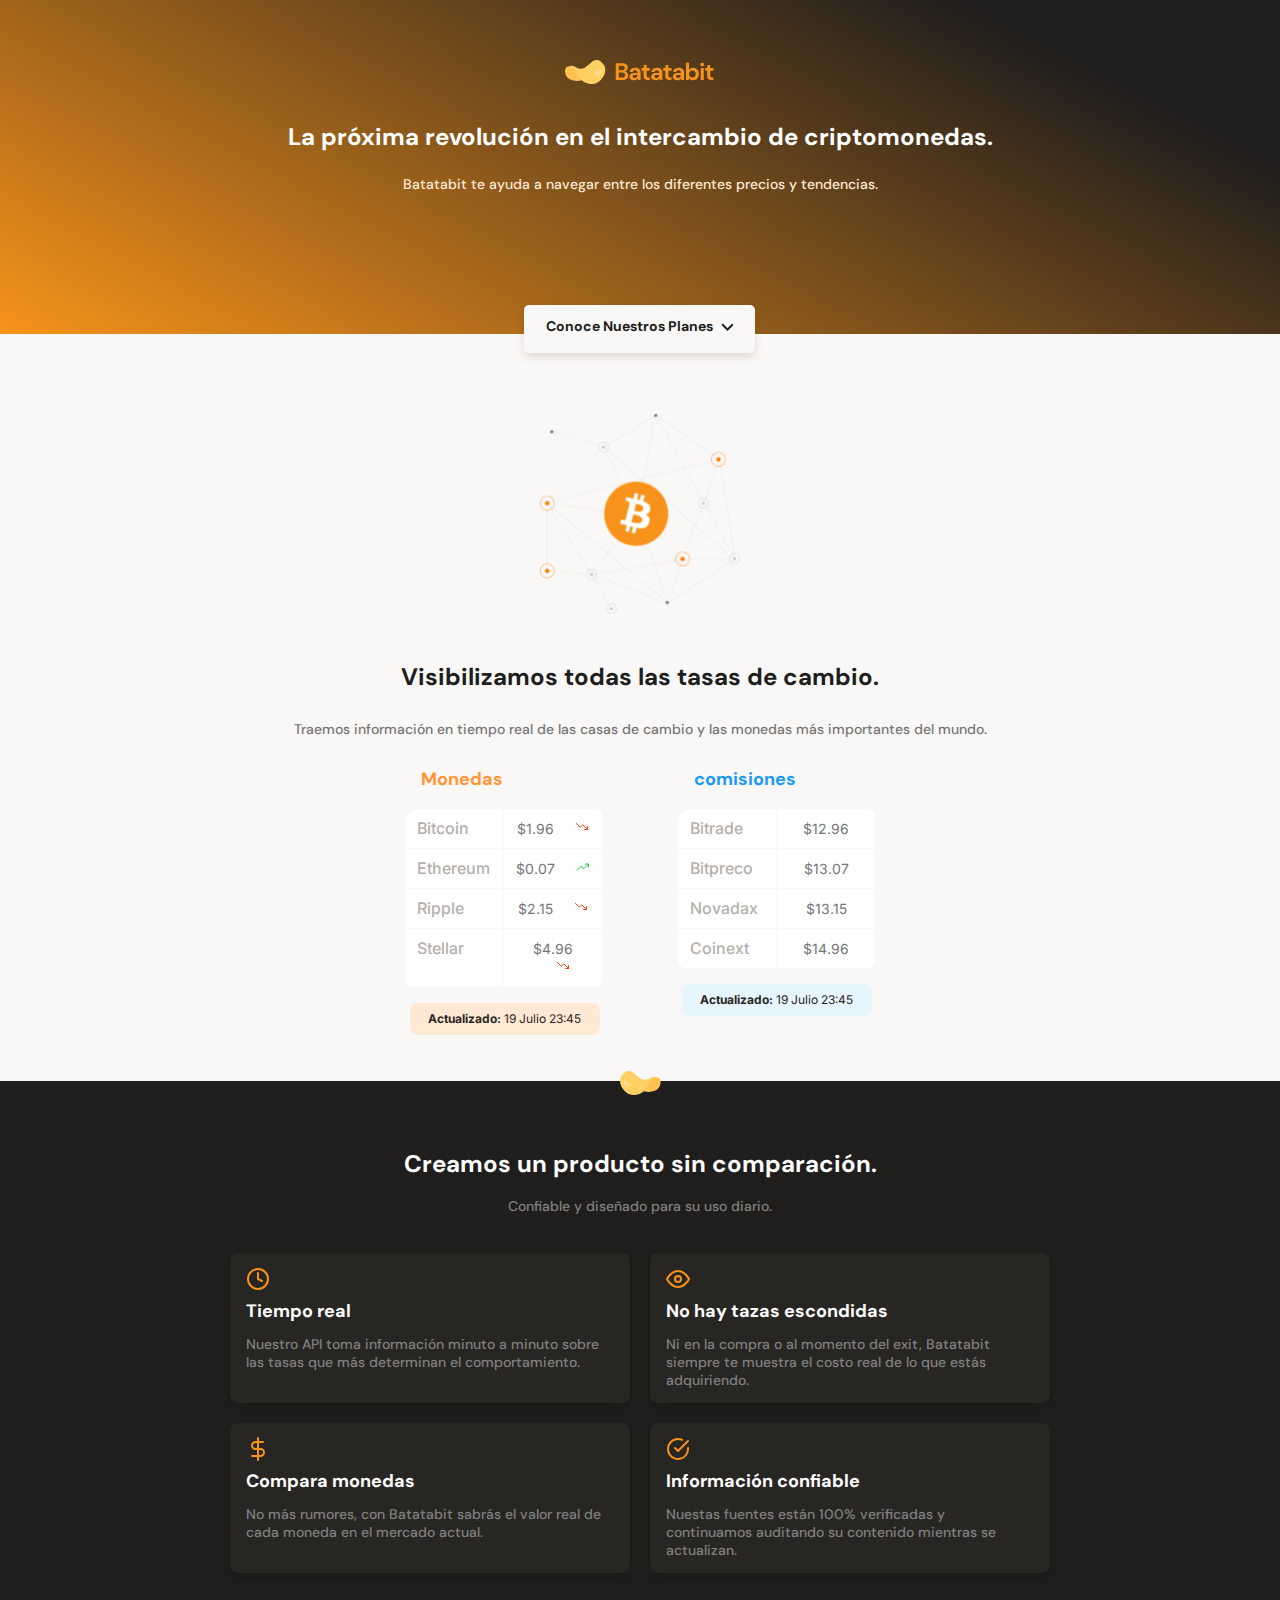
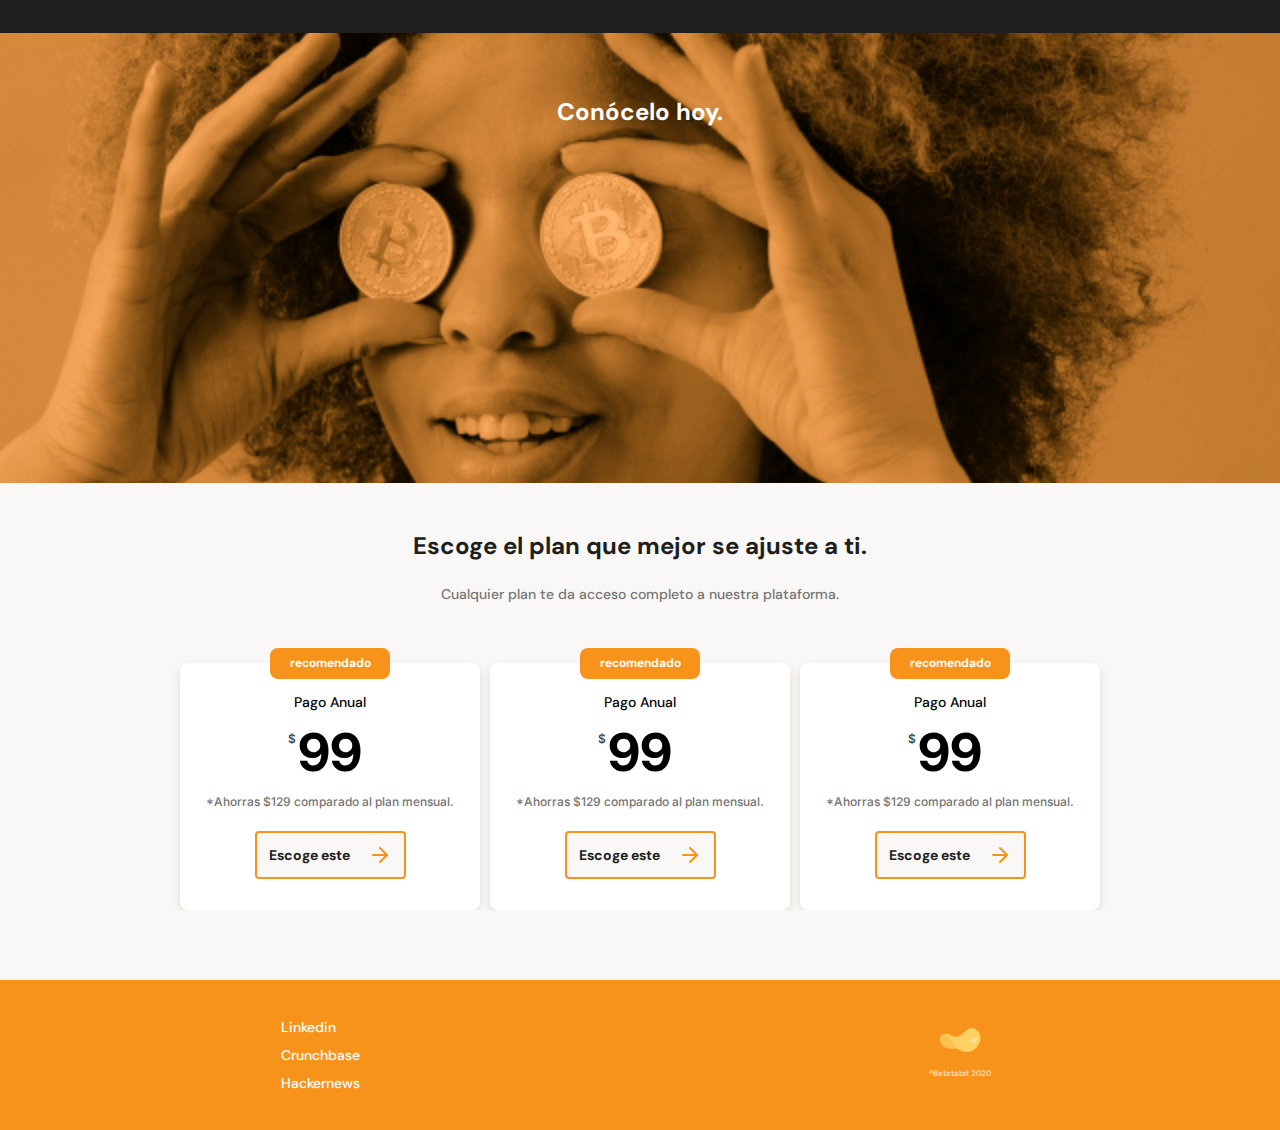
<file: index.html>
<!DOCTYPE html>
<html lang="en">

<head>
    <meta charset="UTF-8">
    <meta name="viewport" content="width=device-width, initial-scale=1.0">
    <link rel="preconnect" href="https://fonts.googleapis.com">
    <link rel="preconnect" href="https://fonts.gstatic.com" crossorigin>
    <link
        href="https://fonts.googleapis.com/css2?family=DM+Sans:ital,opsz,wght@0,9..40,100..1000;1,9..40,100..1000&family=Inter:ital,opsz,wght@0,14..32,100..900;1,14..32,100..900&display=swap"
        rel="stylesheet">
    <link rel="stylesheet" href="./style.css">
    <link rel="stylesheet" href="/css/tablet.css" media="(min-width: 920px)">
    <title>Document</title>
</head>

<body>
    <header>
        <img src="./asets/imgs/logo.svg" alt="logo">
        <div class="header--title-container">
            <h1>La próxima revolución en el intercambio de criptomonedas.</h1>
            <p>Batatabit te ayuda a navegar entre los diferentes precios y tendencias.</p>
            <a href="#plans" class="header--button">Conoce Nuestros Planes <span></span></a>
        </div>
    </header>
    <main>
        <section class="main-exchange-container">
            <div class="backgroundImg"></div>
            <div class="main-exchange-container--title">
                <h2>Visibilizamos todas las tasas de cambio.</h2>
                <p>Traemos información en tiempo real de las casas de cambio y las monedas más importantes del mundo.
                </p>
            </div>
            <section class="main-tables-container">
                <div>
                    <h3 class="currency-table--title">Monedas</h3>
                    <div class="table--container">
                        <p class="table--value top-left">Bitcoin</p>
                        <p class="table--price top-rigth">$1.96<span class="trending-down"></span></p>
                        <p class="table--value">Ethereum</p>
                        <p class="table--price">$0.07<span class="trending-up"></span></p>
                        <p class="table--value">Ripple</p>
                        <p class="table--price">$2.15<span class="trending-down"></span></p>
                        <p class="table--value bottom-left">Stellar</p>
                        <p class="table--price bottom-rigth">$4.96<span class="trending-down"></span></p>
                    </div>
                    <div class="table--date currency--date">
                        <p><b>Actualizado:</b> 19 Julio 23:45</p>
                    </div>
                </div>

                <div>
                    <h3 class="table--title">comisiones</h3>
                    <div class="table--container">
                        <p class="table--value top-left">Bitrade</p>
                        <p class="table--price top-rigth">$12.96</p>
                        <p class="table--value">Bitpreco</p>
                        <p class="table--price">$13.07</p>
                        <p class="table--value">Novadax</p>
                        <p class="table--price">$13.15</p>
                        <p class="table--value bottom-left">Coinext</p>
                        <p class="table--price bottom-rigth">$14.96</p>
                    </div>
                    <div class="table--date exchange--date">
                        <p><b>Actualizado:</b> 19 Julio 23:45</p>
                    </div>
                </div>
            </section>
        </section>
        <section class="main-product-detail">
            <img src="./asets/imgs/batata2.svg" alt="">
            <div class="product-detail--title">
                <h1>Creamos un producto sin comparación.</h1>
                <p>Confiable y diseñado para su uso diario.</p>
            </div>
            <section class="product-cards--container">
                <article class="product-detail--card">
                    <span class="product-cards--clock"></span>
                    <h2 class="product--card-title">Tiempo real</h2>
                    <p class="product--card-body">Nuestro API toma información minuto a minuto sobre las tasas que más
                        determinan el
                        comportamiento.</p>
                </article>
                <article class="product-detail--card">
                    <span class="product-cards--eye"></span>
                    <h2 class="product--card-title">No hay tazas escondidas</h2>
                    <p class="product--card-body">Ni en la compra o al momento del exit, Batatabit siempre te muestra el
                        costo real de lo que
                        estás
                        adquiriendo.</p>
                </article>
                <article class="product-detail--card">
                    <span class="product-cards--dollar"></span>
                    <h2 class="product--card-title">Compara monedas</h2>
                    <p class="product--card-body">No más rumores, con Batatabit sabrás el valor real de cada moneda en
                        el mercado actual.</p>
                </article>
                <article class="product-detail--card">
                    <span class="product-cards--check"></span>
                    <h2 class="product--card-title">Información confiable</h2>
                    <p class="product--card-body">Nuestas fuentes están 100% verificadas y continuamos auditando su
                        contenido mientras se
                        actualizan.</p>
                </article>
            </section>
        </section>
        <section class="bitcoin-img-container">
            <h2>Conócelo hoy.</h2>
        </section>
        <section id="plans" class="main-plans-container">

            <div class="plans--title">
                <h2>Escoge el plan que mejor se ajuste a ti.</h2>
                <p>Cualquier plan te da acceso completo a nuestra plataforma.</p>
            </div>
            <section class="plans-container--slider">

                <article class="plans-container--card">
                    <p class="recomended">recomendado</p>
                    <div class="plan-info-container">
                        <h3 class="plan-card--title">Pago Anual</h3>
                        <p class="plan-card--price"><span>$</span>99</p>
                        <p class="plan-card--saving">*Ahorras $129 comparado al plan mensual.</p>
                    </div>
                    <button class="plan-card--ca">Escoge este<span></span></button>
                </article>
                <article class="plans-container--card">
                    <p class="recomended">recomendado</p>
                    <div class="plan-info-container">
                        <h3 class="plan-card--title">Pago Anual</h3>
                        <p class="plan-card--price"><span>$</span>99</p>
                        <p class="plan-card--saving">*Ahorras $129 comparado al plan mensual.</p>
                    </div>
                    <button class="plan-card--ca">Escoge este<span></span></button>
                </article>
                <article class="plans-container--card">
                    <p class="recomended">recomendado</p>
                    <div class="plan-info-container">
                        <h3 class="plan-card--title">Pago Anual</h3>
                        <p class="plan-card--price"><span>$</span>99</p>
                        <p class="plan-card--saving">*Ahorras $129 comparado al plan mensual.</p>
                    </div>
                    <button class="plan-card--ca">Escoge este<span></span></button>
                </article>

            </section>
        </section>
    </main>
    <footer>
        <section class="left">
            <ul>
                <li><a href="#">Linkedin</a></li>
                <li><a href="#">Crunchbase</a></li>
                <li><a href="#">Hackernews</a></li>
            </ul>
        </section>
        <section class="rigth">
            <img src="/asets/imgs/batata.svg" alt="Logo de Batatabit 2020">
            <p>®Batatabit 2020</p>
        </section>
    </footer>
</body>

</html>
</file>
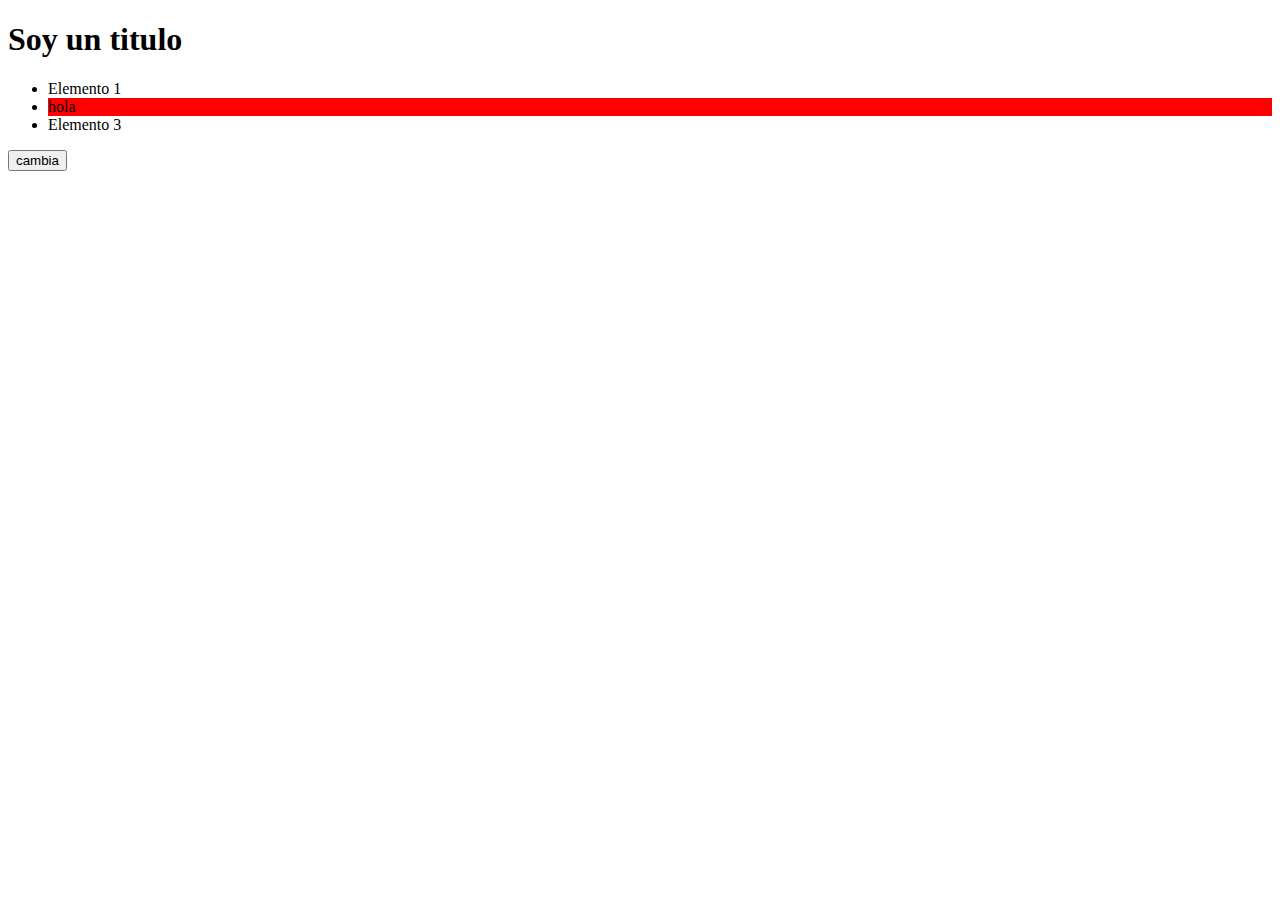
<file: practica.html>
<!DOCTYPE html>
<html lang="en">

<head>
    <meta charset="UTF-8">
    <meta name="viewport" content="width=device-width, initial-scale=1.0">
    <title>Document</title>

</head>

<body>
    <h1 id="titulo">Soy un titulo</h1>
    <ul>
        <li class="item">Elemento 1</li>
        <li class="item">Elemento 2</li>
        <li class="item">Elemento 3</li>
    </ul>
    <button id="modoOscuro" onclick="modoVerde()">cambia</button>
</body>

<script src="script.js"></script>
<style>
    .verde {
        background-color: green;
    }
</style>

</html>
</file>
<file: style.css>
:root {
    --color-background: #faf8f7;
    --color-dark-warm: #201e1c;
    --color-dark: #282623;
    --color-light: #fff;
    --color-ligt-darker: #bababa;
    --color-primary-soft: #ffe9d4;
    --color-primary: #f7931a;
    --color-secondary-soft: #e7f5ff;
    --color-secondary: #1a9af7;
}



* {
    box-sizing: border-box;
    margin: 0;
    padding: 0;
}

html {
    font-size: 62.5%;
    font-family: "DM Sans", sans-serif;
    scroll-behavior: smooth;
}

header {
    background: linear-gradient(207.8deg, #201E1C 16.69%, #F7931A 100%);
    display: flex;
    flex-direction: column;
    height: 334px;
    justify-content: center;
    min-width: 320px;
    position: relative;
    text-align: center;
    width: 100%;
}

header img {
    width: 150px;
    height: 24px;
    margin-top: 60px;
    align-self: center;
}

.header--title-container {
    width: 90%;
    min-width: 288px;
    max-width: 900px;
    height: 218px;
    margin-top: 40px;
    text-align: center;
    align-self: center;
}

.header--title-container h1 {
    color: var(--color-light);
    font-weight: 700;
    font-size: 2.4rem;
    line-height: 2.6rem;
}

.header--title-container p {
    color: var(--color-primary-soft);
    font-size: 1.4rem;
    font-weight: 500;
    margin-top: 25px;
    line-height: 1.8rem;

}

.header--title-container .header--button {
    text-decoration: none;
    color: var(--color-dark-warm);
    font-weight: 700;
    font-size: 1.4rem;
    padding: 12px 16px;
    margin-top: 35px;
    width: 231px;
    height: 48px;
    position: absolute;
    top: 270px;
    left: calc(50% - 116px);
    display: block;
    border-radius: 5px;
    box-shadow: 0px 4px 8px rgba(89, 73, 30, 0.16);
    background-color: var(--color-background);
}

.header--button span {
    display: inline-block;
    width: 12px;
    height: 8px;
    margin-left: 5px;
    background-image: url("./asets/icons/arrow_down.svg");
}

main {
    background-color: var(--color-background);
    height: auto;
    width: 100%;
}

.main-exchange-container {
    align-items: center;
    display: flex;
    flex-direction: column;
    height: auto;
    padding-bottom: 30px;
    padding-top: 80px;
    width: 100%;
}

.main-exchange-container .backgroundImg {
    background-image: url("./asets/imgs/bitcoin.svg");
    background-position: center;
    background-repeat: no-repeat;
    background-size: cover;
    height: 200px;
    margin-bottom: 50px;
    width: 200px;
}

.main-exchange-container--title {
    max-width: 900px;
    min-width: 288px;
    text-align: center;
    width: 90%;
}

.main-exchange-container--title h2 {
    color: var(--color-dark-warm);
    font-size: 2.4rem;
    line-height: 2.6rem;
    font-weight: 700;
}

.main-exchange-container--title p {
    color: #757575;
    font-size: 1.4rem;
    line-height: 1.8rem;
    font-weight: 500;
    margin: 30px auto;
}

.main-tables-container {
    display: flex;
    gap: 60px;
    overflow-x: auto;
    overscroll-behavior-x: contain;
    scroll-snap-type: x proximity;
    width: 100%;
    padding: 0 65px;
    min-width: 235px;
    max-width: 600px;
    justify-content: space-between;
}

.main-tables-container div {
    scroll-snap-align: center;
}

.main-tables-container h3 {
    font-size: 1.8rem;
    font-weight: 700;
    margin-bottom: 1.8rem;
    margin-left: 1.6rem;
    line-height: 2.3rem;
}

.currency-table--title {
    color: #ff9536;
}

.table--container {
    display: grid;
    width: 90%;
    min-width: 197px;
    max-width: 300px;
    gap: 1px;
    grid-template-columns: 1fr 1fr;
    position: relative;
    font-family: "inter", sans-serif;
}

.table--container p {
    padding: 10px 12px;
    background-color: var(--color-light);
    line-height: 1.9rem;
}

.table--value {
    color: #b5b0ac;
    font-size: 1.6rem;
    font-weight: 500;
}

.table--price {
    color: #757575;
    font-size: 1.4rem;
    text-align: center;
}

.table--price span {
    display: inline-block;
    margin-left: 20px;
    width: 15px;
    height: 15px;
    background-position: center;
    background-repeat: no-repeat;
}

.table--container .trending-down {
    background-image: url("./asets/icons/trending-down.svg");
}

.table--container .trending-up {
    background-image: url("./asets/icons/trending-up.svg");
}

.table--container .top-left {
    border-top-left-radius: 15px;
}

.table--container .top-rigth {
    border-top-right-radius: 8px;
}

.table--container .bottom-left {
    border-bottom-left-radius: 8px;
}

.table--container .bottom-rigth {
    border-bottom-right-radius: 8px;
}

.table--title {
    color: var(--color-secondary);
}

.table--date {
    border-radius: 8px;
    color: var(--color-dark-warm);
    height: 32px;
    margin: 16px auto;
    padding: 8px;
    text-align: center;
    width: 190px;
}

.table--date p {
    font-size: 1.2rem;
    font-family: "inter", sans-serif;
    line-height: 1.5rem;
    color: var(--color-dark);
}

.table--date p b {
    font-weight: 700;
}

.currency--date {
    background-color: #ffe9d4;
}

.exchange--date {
    background-color: var(--color-secondary-soft);
}

.main-product-detail {
    background-color: var(--color-dark-warm);
    padding: 70px 16px 20px 16px;
    display: flex;
    flex-direction: column;
    align-items: center;
    position: relative;
    min-width: 320px;
}

.main-product-detail img {
    position: absolute;
    top: -10px;
}

.product-detail--title {
    display: inline-block;
    margin-bottom: 28px;
    width: 90%;
    min-width: 288px;
    text-align: center;
}

.product-detail--title h1 {
    color: var(--color-light);
    font-weight: 700;
    font-size: 2.4rem;
    line-height: 2.6rem;

}

.product-detail--title p {
    color: #808080;
    font-size: 1.4rem;
    font-weight: 500;
    line-height: 1.8rem;
    margin-top: 20px;
}

.product-cards--container {
    max-width: 400px;
    min-width: 288px;
    width: 100%;
}

.product-detail--card {
    background-color: var(--color-dark);
    border-radius: 8px;
    box-shadow: 0 4px 8px rgba(0, 0, 0, 0.16);
    min-height: 150px;
    margin-bottom: 18px;
    padding: 14px 16px;
}

.product-detail--card span {
    display: inline-block;
    height: 24px;
    width: 24px;
}

.product-cards--clock {
    background-image: url(/asets/icons/clock.svg);
}

.product-cards--eye {
    background-image: url(/asets/icons/eye.svg);
}

.product-cards--dollar {
    background-image: url(/asets/icons/dollar-sign.svg);
}

.product-cards--check {
    background-image: url(/asets/icons/check-circle.svg);
}

.product--card-title {
    color: var(--color-light);
    font-size: 1.8rem;
    font-weight: 700;
    line-height: 1.8rem;
    margin-bottom: 15px;
    margin-top: 8px;
}

.product--card-body {
    color: #808080;
    font-weight: 500;
    font-size: 1.4rem;
    line-height: 1.8rem;
}

.bitcoin-img-container {
    background-image: url(/asets/imgs/bitcoinbabyx2.jpg);
    background-repeat: no-repeat;
    background-size: cover;
    background-position: center;
    display: inline-block;
    width: 100%;
    height: 50vh;
    min-width: 320px;
}

.bitcoin-img-container h2 {
    font-weight: 700;
    font-size: 2.4rem;
    line-height: 2.6rem;
    text-align: center;
    color: var(--color-light);
    padding-top: 66px;
}

.main-plans-container {
    display: flex;
    flex-direction: column;
    align-items: center;
    width: 100%;
    min-width: 320px;
    padding-bottom: 70px;
    background-color: var(--color-background);
}

.plans--title {
    width: 90%;
    text-align: center;
    min-width: 288px;
    margin: 0 auto;
}

.plans--title h2 {
    color: var(--color-dark-warm);
    font-weight: 700;
    font-size: 2.4rem;
    line-height: 2.6rem;
    padding: 50px 12px 16px;
}

.plans--title p {
    font-weight: 500;
    font-size: 1.4rem;
    line-height: 1.8rem;
    padding: 10px 12px 40px;
    color: #757575;
}

.plans-container--slider {
    display: flex;
    overflow-x: auto;
    overscroll-behavior-x: contain;
    scroll-snap-type: x proximity;
    padding: 20px 30px 0;
    gap: 10px;
    width: 100%;
    justify-content: space-between;
}

.plans-container--card {
    background-color: var(--color-light);
    border-radius: 8px;
    box-shadow: 0px 4px 8px rgba(89, 73, 30, 0.16);
    height: 247px;
    max-width: 300px;
    min-width: 190px;
    padding: 15px;
    position: relative;
    scroll-snap-align: center;
    width: 70%;
}

.recomended {
    background-color: var(--color-primary);
    border-radius: 8px;
    color: var(--color-light);
    font-size: 1.2rem;
    font-weight: 700;
    height: 31px;
    left: calc(50% - 60px);
    line-height: 1.45rem;
    padding: 8px;
    position: absolute;
    text-align: center;
    top: -15px;
    width: 120px;
}

.plan-info-container {
    text-align: center;
}

.plan-card--title {
    font-weight: 500;
    font-size: 1.4rem;
    line-height: 1.8rem;
    padding-top: 15px;
    padding-bottom: 10px;
    color: black;
}

.plan-card--price {
    font-family: "inter", sans-serif;
    font-weight: 700;
    font-size: 5.2rem;
    line-height: 6.3rem;
    position: relative;
}

.plan-card--price span {
    color: #363636;
    font-weight: 500;
    font-size: 1.2rem;
    line-height: 1.5rem;
    position: absolute;
    left: calc(50% - 42px);
    top: 10px;
}

.plan-card--saving {
    font-family: "inter", sans-serif;
    font-weight: 500;
    font-size: 1.2rem;
    line-height: 1.5rem;
    color: #757575;
    padding: 10px 0;
    margin-bottom: 12px;
}

.plan-card--ca {
    align-items: center;
    background-color: var(--color-background);
    border-radius: 4px;
    border: 2px solid var(--color-primary);
    color: var(--color-dark-warm);
    display: flex;
    font-family: "DM Sans", sans-serif;
    font-size: 1.4rem;
    font-weight: 700;
    height: 48px;
    justify-content: space-between;
    line-height: 1.8rem;
    padding: 0 12px;
    width: 151px;
    margin: 0 auto;
}

.plan-card--ca span {
    display: inline-block;
    width: 24px;
    height: 24px;
    background-image: url(/asets/icons/arrow-right.svg);
    background-size: cover;
    margin-left: 10px;
}

footer {
    background-color: var(--color-primary);
    height: 150px;
    display: flex;
    width: 100%;
}

footer section {
    display: flex;
    justify-content: center;
    align-items: center;
    flex-direction: column;
    width: 50%;
}

footer .left ul {
    font-size: 1.4rem;
    font-weight: 500;
    line-height: 1.8rem;
    list-style: none;
}

footer .left ul li {
    margin: 10px 0;
}

footer .left ul li a {
    color: var(--color-light);
    text-decoration: none;
}

footer .rigth img {
    height: 24px;
}

footer .rigth p {
    color: var(--color-primary-soft);
    font-weight: 500;
    font-size: 0.8rem;
    line-height: 1.8rem;
    margin-top: 12px;


}
</file>
<file: css/tablet.css>
.plans-container--slider {
    justify-content: center;
}

.product-cards--container {
    display: flex;
    flex-wrap: wrap;
    max-width: 930px;
    justify-content: center;
    margin: 0 auto;
}

.product-detail--card {
    max-width: 400px;
    margin: 10px;
}

.main-product-detail {
    padding-bottom: 50px;
}
</file>
